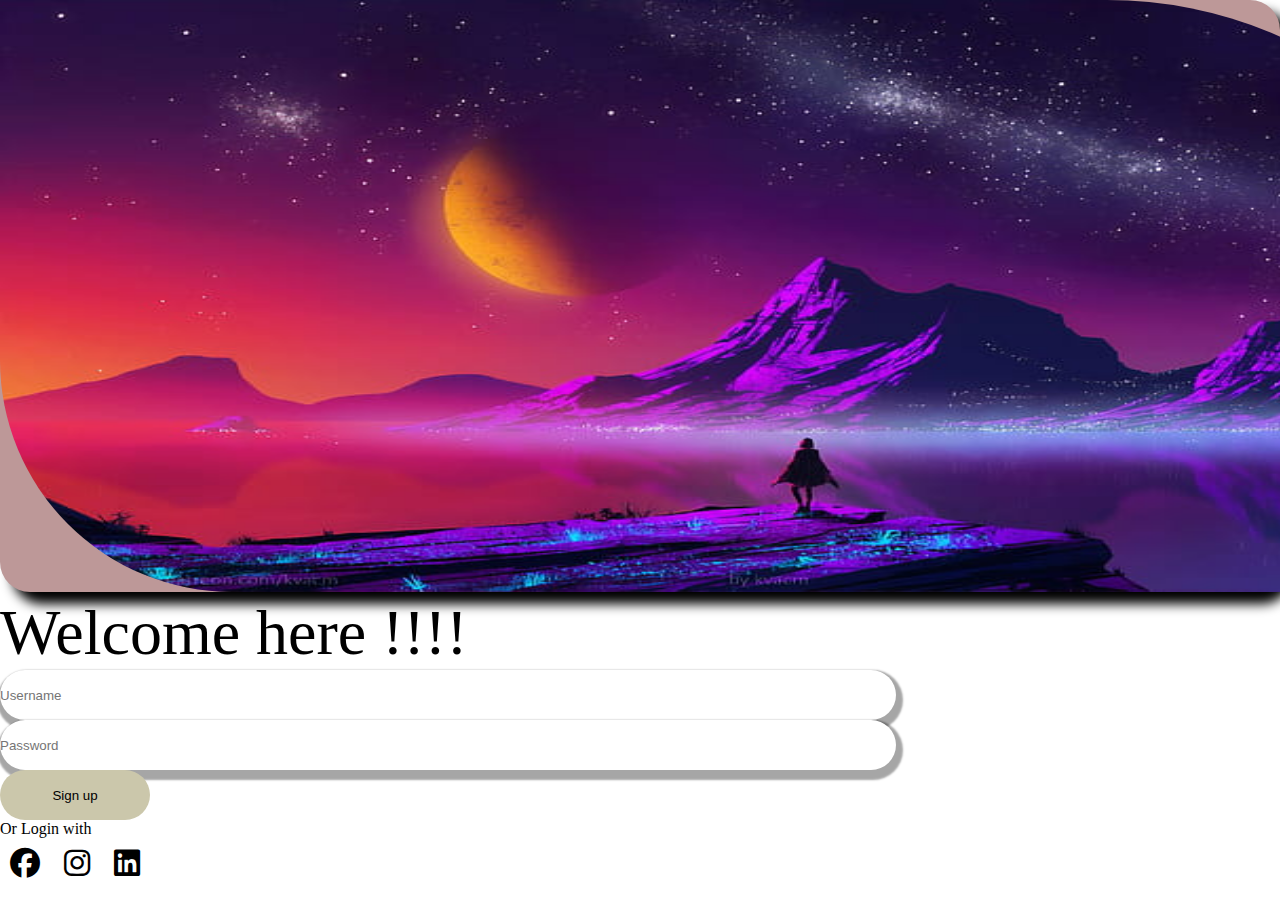
<file: BOOTSTRAP/index.html>
<!DOCTYPE html>
<html lang="en">

<head>
    <meta charset="UTF-8">
    <meta http-equiv="X-UA-Compatible" content="IE=edge">
    <meta name="viewport" content="width=device-width, initial-scale=1.0">
    <title>Bootstrap project</title>
    <link href="https://cdn.jsdelivr.net/npm/bootstrap@5.3.0-alpha1/dist/css/bootstrap.min.css" rel="stylesheet"
        integrity="sha384-GLhlTQ8iRABdZLl6O3oVMWSktQOp6b7In1Zl3/Jr59b6EGGoI1aFkw7cmDA6j6gD" crossorigin="anonymous" />
    <link rel="stylesheet" href="style.css" />
    <link rel="stylesheet" href="https://cdnjs.cloudflare.com/ajax/libs/animate.css/4.1.1/animate.min.css" />
    <link rel="stylesheet" href="https://cdnjs.cloudflare.com/ajax/libs/font-awesome/6.2.1/css/all.min.css" />

</head>

<body>

    <section class="login py-5 bg-light">
        <div class="container">
            <div class="row g-0">
                <div class="col-lg-5">
                    <img src="space1.jpeg" alt="">
                </div>
                <div class="col-lg-7 text-center py-5">
                    <h1 class="animate__animated animate__backInDown">Welcome here !!!!</h1>

                    <form>
                        <div class="form-row py-2 pt-5">
                            <div class="offset-1 col-lg-10">
                                <input type="text" class="inp px-3" placeholder="Username">
                            </div>
                        </div>
                        <div class="form-row py-2">
                            <div class="offset-1 col-lg-10">
                                <input type="password" class="inp px-3" placeholder="Password">
                            </div>
                        </div>
                        <div class="form-row py-3">
                            <div class="offset-1 col-lg-10">
                                <button class="btn1">Sign up</button>
                            </div>
                        </div>
                    </form>
                    <p>Or Login with</p>
                    <span><i class="fa-brands fa-facebook"></i></span>
                    <span><i class="fa-brands fa-instagram"></i></span>
                    <span><i class="fa-brands fa-linkedin"></i></span>
                </div>
            </div>
    </section>

    <script src="https://cdn.jsdelivr.net/npm/bootstrap@5.3.0-alpha1/dist/js/bootstrap.bundle.min.js"
        integrity="sha384-w76AqPfDkMBDXo30jS1Sgez6pr3x5MlQ1ZAGC+nuZB+EYdgRZgiwxhTBTkF7CXvN"
        crossorigin="anonymous"></script>
</body>

</html>
</file>
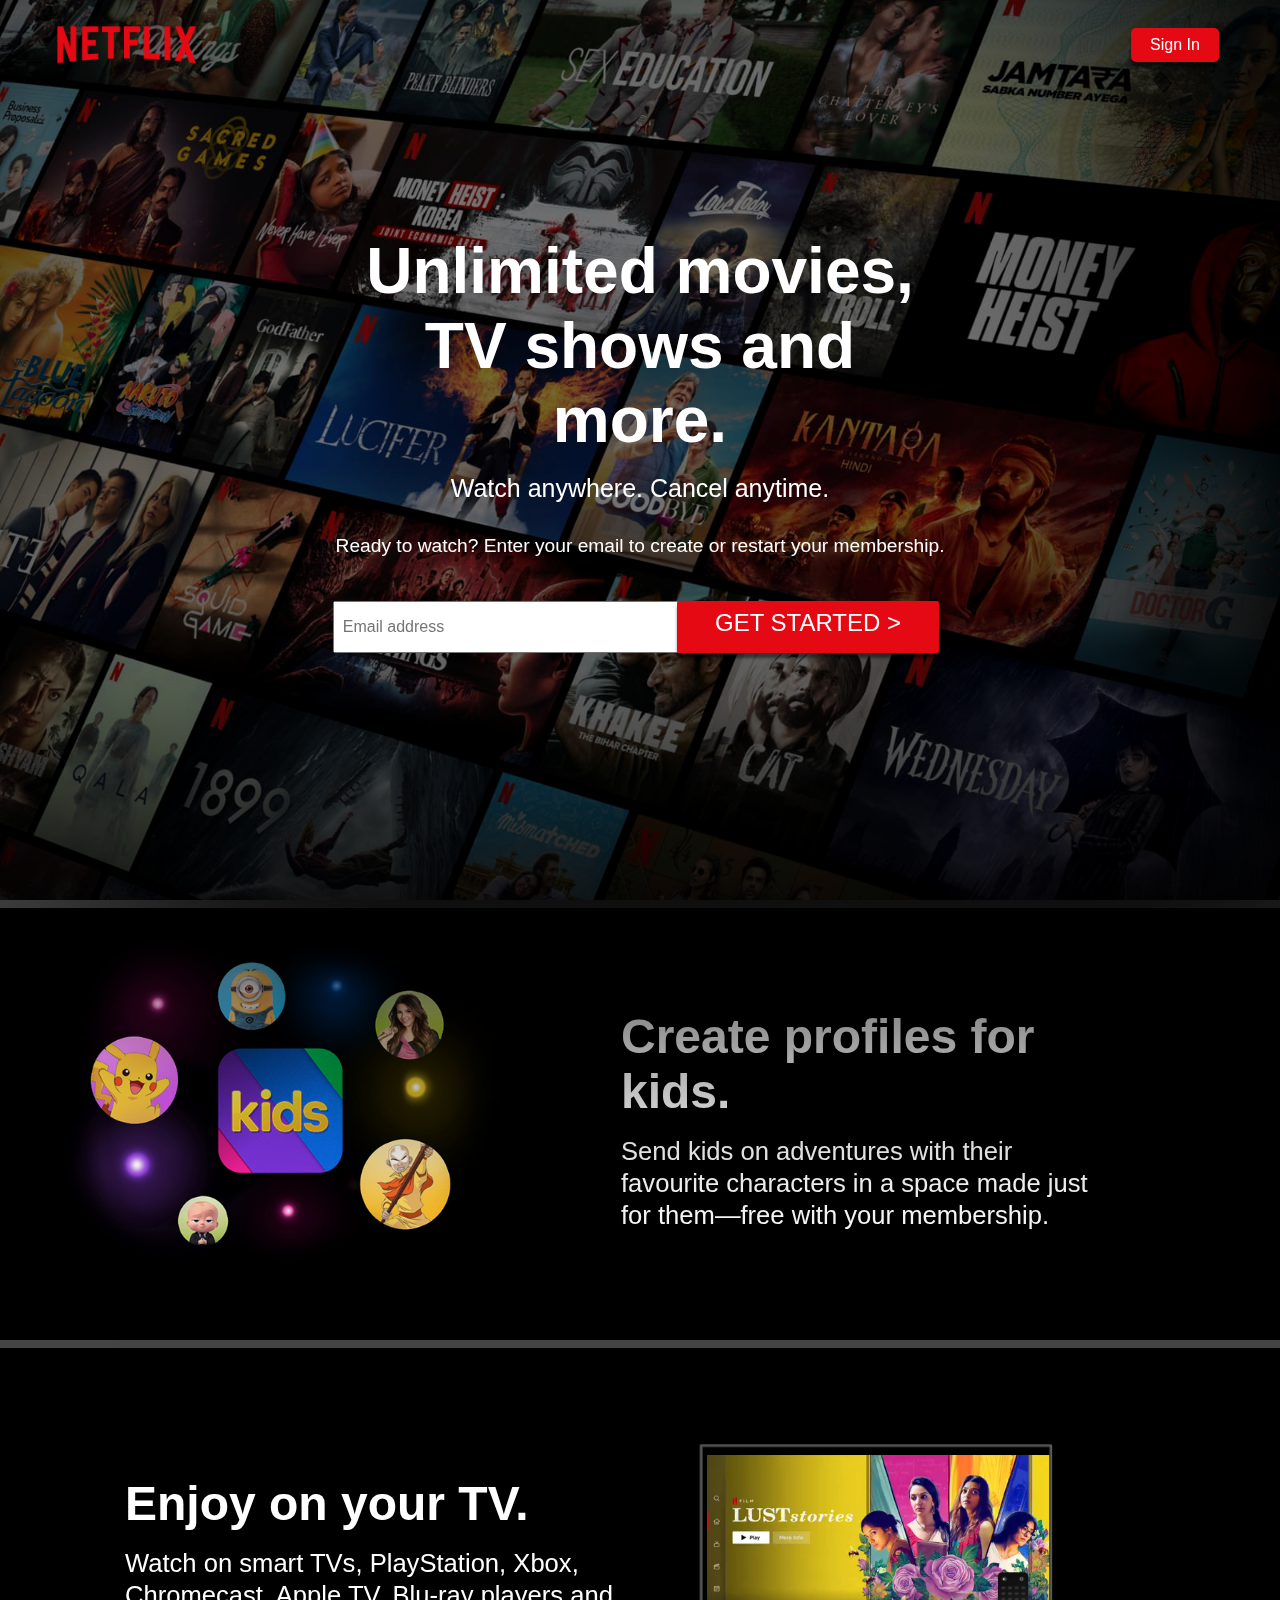
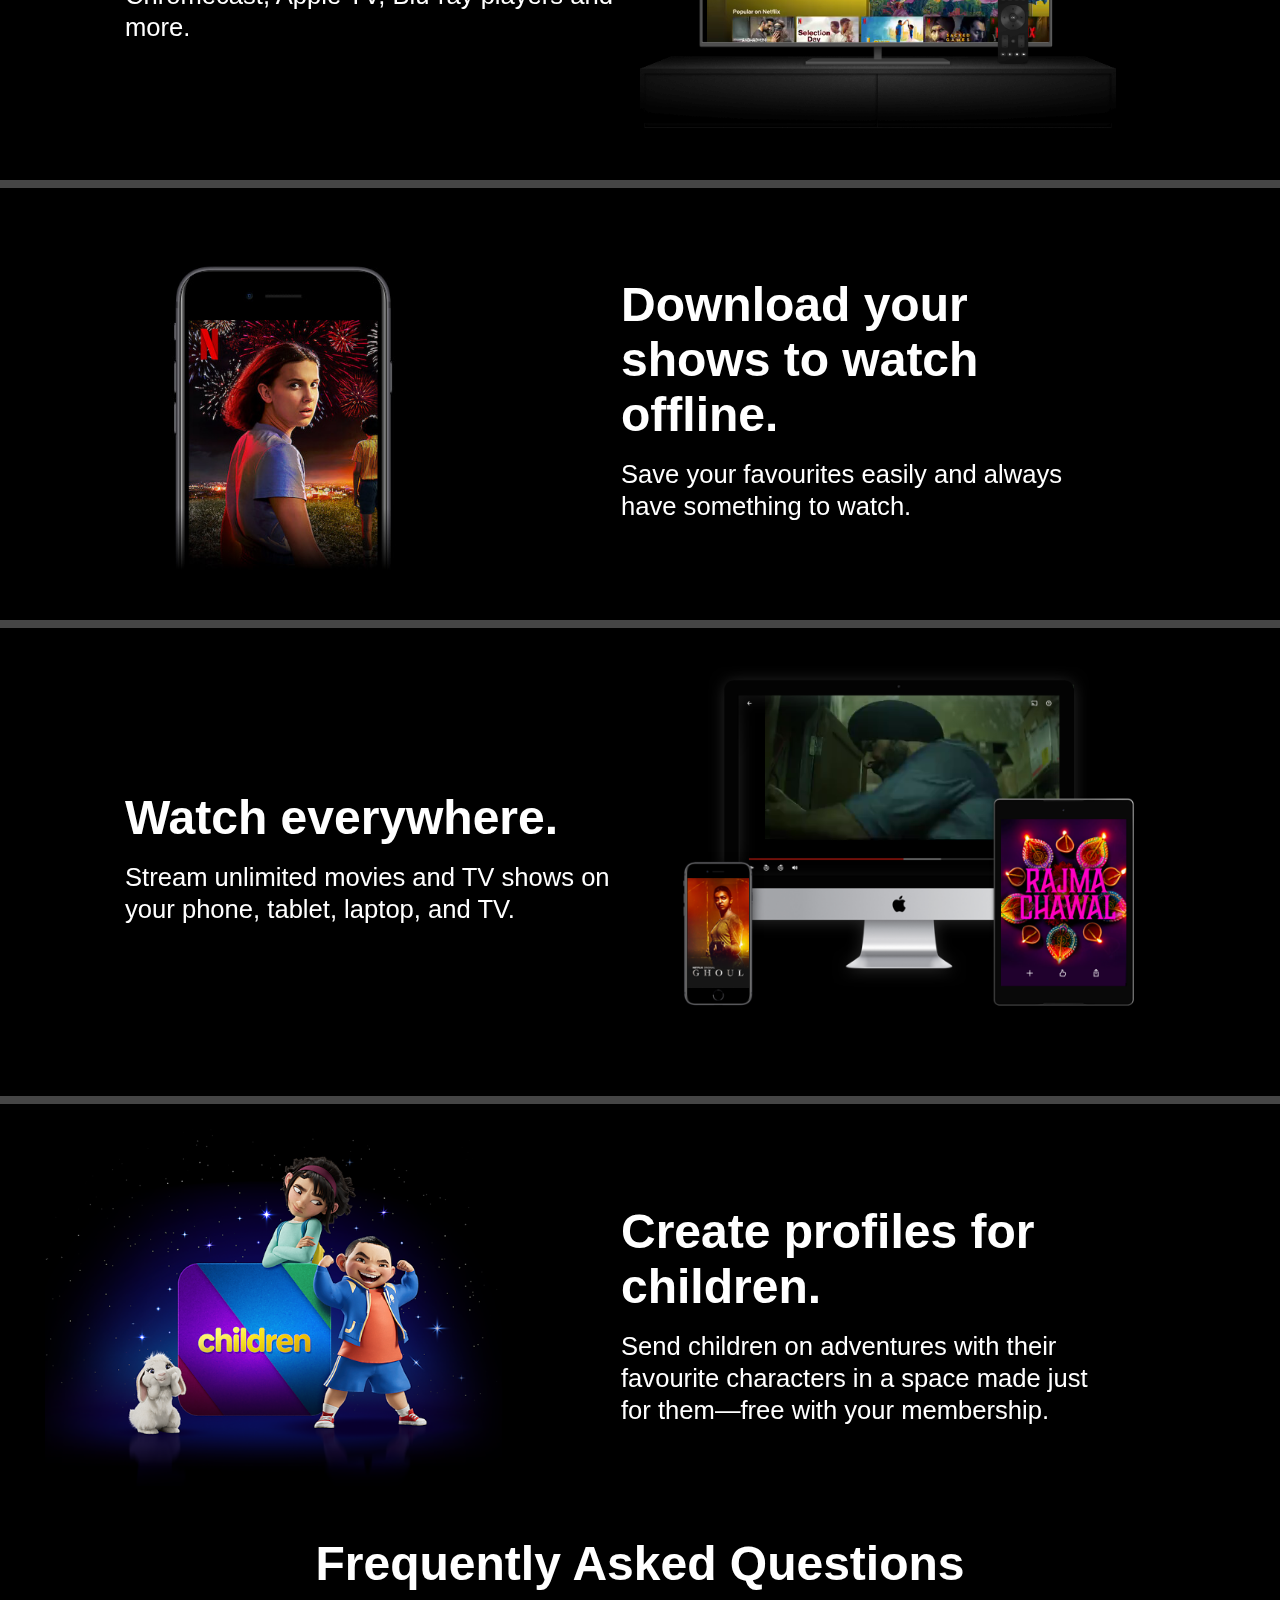
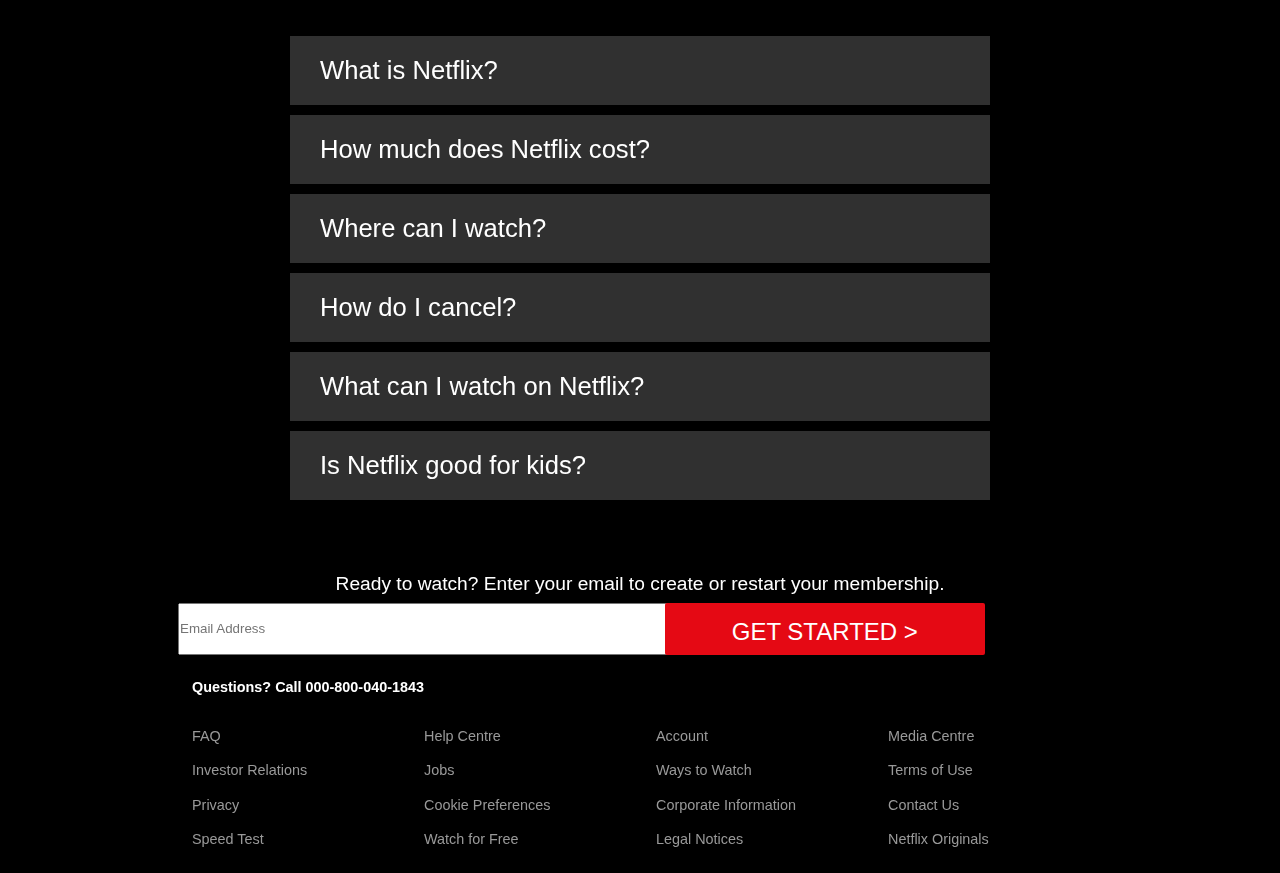
<file: NETFLIX LANDING PAGE/index.html>
<!DOCTYPE html>
<html lang="en">
<head>
    <meta charset="UTF-8">
    <meta name="viewport" content="width=device-width, initial-scale=1.0">
    <link rel="icon" type="image/x-icon" href="N.jpg">
    <link rel="stylesheet" href="style.css">
    <title>Netflix India – Watch TV Shows Online, Watch Movies Online</title>
</head>
<body>
    <header class="showcase">
        <div class="showcase-top">
            <img src="logo.png" alt="Netflix Logo">
            <a href="#" class="btn btn-rounded">Sign In</a>
        </div>
        <div class="showcase-content">
            <h1>Unlimited movies, TV shows and more.</h1>
            <h3>Watch anywhere. Cancel anytime.</h3>
            <p>Ready to watch? Enter your email to create or restart your membership.</p>
            <input type="email" name="email" id="mail" placeholder="Email address">
            <a href="#" class="btn btn-lg">GET STARTED ></a>
        </div>
    </header>

    <section class="style-cards">
        <div class="card-0">
            <img src="2.jpg" alt="Netflix Mobile">
            <div class="desc-0">
                <h1>Create profiles for kids.</h1>
                <h3>Send kids on adventures with their favourite characters in a space made just for them—free with your membership.</h3>
            </div>
        </div>
        <div class="card-1">
            <div class="desc-1">
                <h1>Enjoy on your TV.</h1>
                <h3>Watch on smart TVs, PlayStation, Xbox, Chromecast, Apple TV, Blu-ray players and more.</h3>
            </div>
            <img src="tv.png" alt="Netflix TV">
            <video class="video-1" autoplay="" playsinline="" muted="" loop=""><source src="1.m4v" type="video/mp4"></video>
        </div>
        <div class="card-2">
            <img src="3.jpg" alt="Netflix Mobile">
            <div class="desc-2">
                <h1>Download your shows to watch offline.</h1>
                <h3>Save your favourites easily and always have something to watch.</h3>
            </div>
        </div>
        <div class="card-3">
            <div class="desc-3">
                <h1>Watch everywhere.</h1>
                <h3>Stream unlimited movies and TV shows on your phone, tablet, laptop, and TV.</h3>
            </div>
            <img src="4.png" alt="Device-Pile-In">
            <video class="video-2" autoplay="" playsinline="" muted="" loop=""><source src="2.m4v" type="video/mp4"></video>
        </div>
        <div class="card-2">
            <img src="5.png" alt="Netflix Mobile">
            <div class="desc-2">
                <h1>Create profiles for children.</h1>
                <h3>Send children on adventures with their favourite characters in a space made just for them—free with your membership.</h3>
            </div>
    </section>

    <section class="lastsec">
        <div class="faq">
            <h1>Frequently Asked Questions</h1>
            <ul class="questions">
                <li>What is Netflix?</li>
                <li>How much does Netflix cost?</li>
                <li>Where can I watch?</li>
                <li>How do I cancel?</li>
                <li>What can I watch on Netflix?</li>
                <li>Is Netflix good for kids?</li>
            </ul>
            <p>Ready to watch? Enter your email to create or restart your membership.</p>
            <div class="input">
                <input type="email" name="email" placeholder="Email Address">
                <a href="#" class="btn-rounded"><button>GET STARTED ></button></a>
            </div>
        </div>
    </section>


    <footer class="footer">
        <p>Questions? Call 000-800-040-1843</p>
        <div class="footer-cols">
            <ul>
                <li><a href="#">FAQ</a></li>
                <li><a href="#">Investor Relations</a></li>
                <li><a href="#">Privacy</a></li>
                <li><a href="#">Speed Test</a></li>
            </ul>
            <ul>
                <li><a href="#">Help Centre</a></li>
                <li><a href="#">Jobs</a></li>
                <li><a href="#">Cookie Preferences</a></li>
                <li><a href="#">Watch for Free</a></li>
            </ul>
            <ul>
                <li><a href="#">Account</a></li>
                <li><a href="#">Ways to Watch</a></li>
                <li><a href="#">Corporate Information</a></li>
                <li><a href="#">Legal Notices</a></li>
            </ul>
            <ul>
                <li><a href="#">Media Centre</a></li>
                <li><a href="#">Terms of Use</a></li>
                <li><a href="#">Contact Us</a></li>
                <li><a href="#">Netflix Originals</a></li>
            </ul>
        </div>
    </footer>
</body>
</html>
</file>
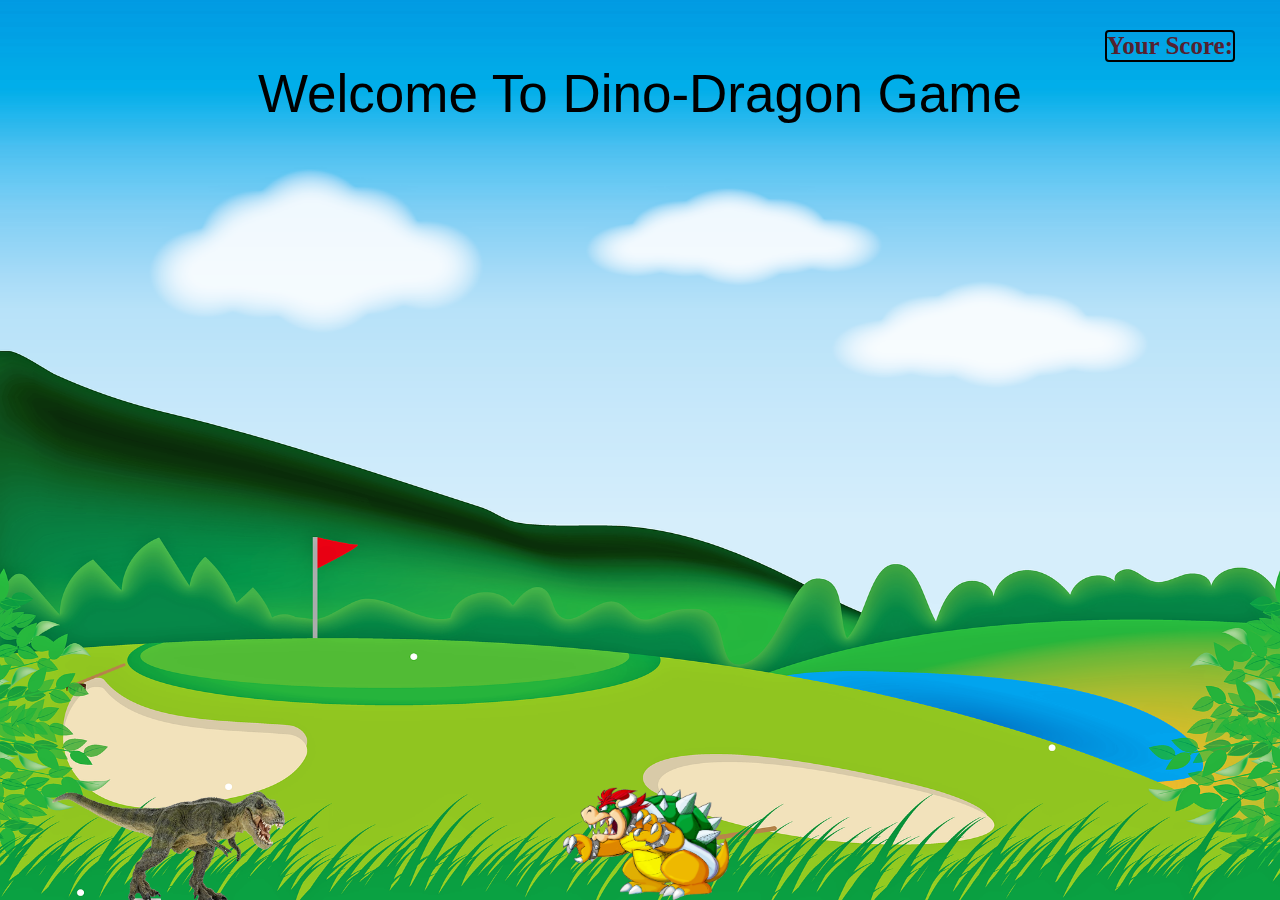
<file: DRAGON-DINO GAME/DRAGON-DINO GAME/index.html>
<!DOCTYPE html>
<html lang="en">

<head>
    <meta charset="UTF-8">
    <meta http-equiv="X-UA-Compatible" content="IE=edge">
    <meta name="viewport" content="width=device-width, initial-scale=1.0">
    <title>Dragon-Dino</title>
    <link rel="stylesheet" href="style.css">
    <link rel="icon" type="image/x-icon" href="view.png">
    <script src="script.js"></script>
</head>

<body>
    <div class="gameContainer">
        <div class="gameOver">
            Welcome To Dino-Dragon Game
        </div>
        <div class="dino animateDino">

        </div>
        <div id="scoreCount">
            Your Score:
        </div>
        <div class="obstacle obstacleAni">

        </div>
    </div>

</body>

</html>
</file>
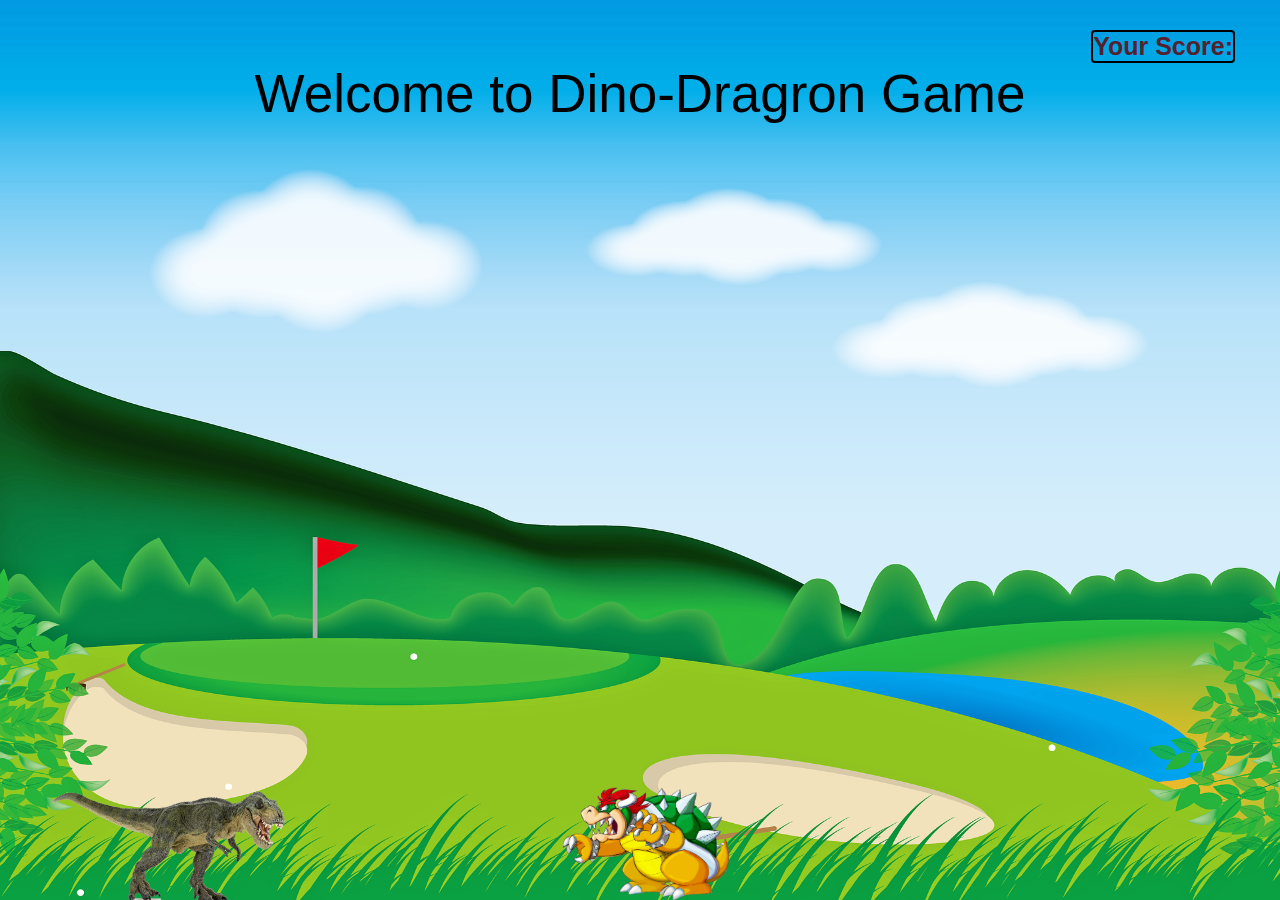
<file: DRAGON-DINO GAME/dragon-game/dragon-game/index.html>
<!DOCTYPE html>
<html lang="en">
<head>
    <meta charset="UTF-8">
    <meta http-equiv="X-UA-Compatible" content="IE=edge">
    <meta name="viewport" content="width=device-width, initial-scale=1.0">
    <title>Dragon-Dino</title>
    <link rel="stylesheet" href="style.css">
    <script src="script.js"></script>
</head>
<body>
        <div class="gameContainer">
            <div class="gameOver">Welcome to Dino-Dragron Game</div>
            <div class="dino animateDino"></div>
            <div id="scoreCont">Your Score: </div>
            <div class="obstacle obstacleAni"></div>
        </div>
    
</body>
</html>
</file>
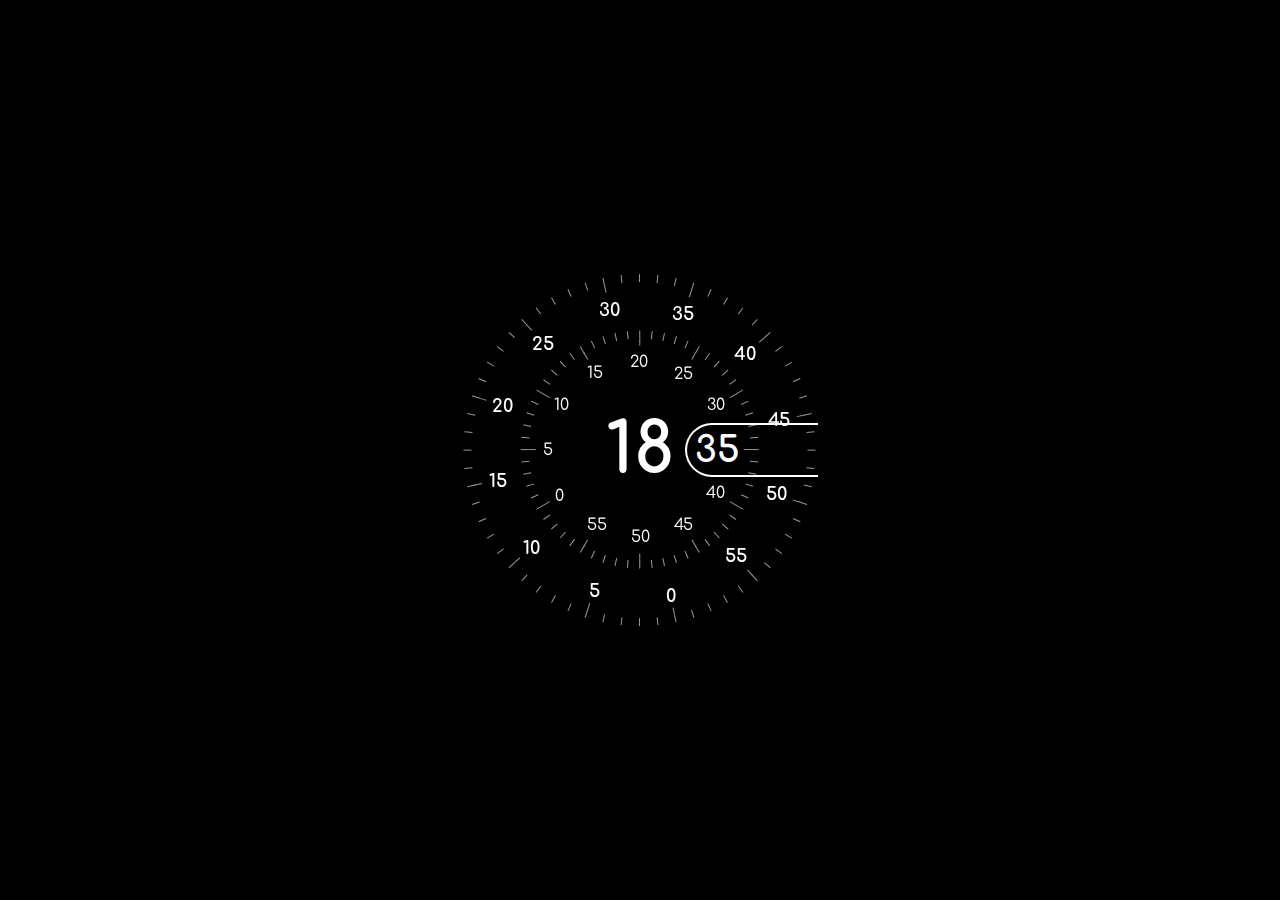
<file: ANALOG CLOCK/analog clock.html>
<!DOCTYPE html>
<html lang="en">

<head>
  <meta charset="UTF-8">
  <title>Analog CLock</title>

  <style>
    @import url("https://fonts.googleapis.com/css2?family=Comfortaa:wght@300;400;500;600;700&display=swap");

    *,
    *:afater,
    *:before {
      box-sizing: border-box;
    }

    body,
    html {
      background: #000;
      margin: 0;
      height: 100vh;
      color: #fff;
      font-family: "Comfortaa", cursive;
    }

    .clock {
      --clock-size: 360px;
      width: var(--clock-size);
      height: var(--clock-size);
      position: fixed;
      inset: 0;
      margin: auto;
      border-radius: 50%;
    }

    .spike {
      position: absolute;
      width: 8px;
      height: 1px;
      background: #fff9;
      line-height: 20px;
      transform-origin: 50%;
      z-index: 5;
      inset: 0;
      margin: auto;
      font-style: normal;
      transform: rotate(var(--rotate)) translateX(var(--dail-size));
    }

    .spike:nth-child(5n+1) {
      box-shadow: -7px 0 #fff9;
    }

    .spike:nth-child(5n+1):after {
      content: attr(data-i);
      position: absolute;
      right: 22px;
      top: -10px;
      transition: 1s linear;
      transform: rotate(calc(var(--dRotate) - var(--rotate)));
    }

    .seconds {
      --dRotate: 0deg;
      --dail-size: calc((var(--clock-size)/ 2) - 8px);
      font-weight: 800;
      font-size: 18px;
      transform: rotate(calc(-1 * var(--dRotate)));
      position: absolute;
      inset: 0;
      margin: auto;
      transition: 1s linear;
    }

    .minutes {
      --dail-size: calc((var(--clock-size)/ 2) - 65px);
      font-size: 16px;
      transform: rotate(calc(-1 * var(--dRotate)));
      position: absolute;
      inset: 0;
      margin: auto;
      transition: 1s linear;
    }

    .stop-anim {
      transition: 0s linear;
    }

    .stop-anim .spike:after {
      transition: 0s linear !important;
    }

    .hour {
      font-size: 70px;
      font-weight: 900;
      position: absolute;
      left: 50%;
      top: 50%;
      transform: translate(-50%, -50%);
    }

    .minute {
      font-size: 36px;
      font-weight: 900;
      position: absolute;
      background: #000;
      z-index: 10;
      right: calc(var(--clock-size)/ 4.5);
      top: 50%;
      transform: translateY(-50%);
    }

    .minute:after {
      content: "";
      position: absolute;
      border: 2px solid #fff;
      border-right: none;
      height: 50px;
      left: -10px;
      top: 50%;
      border-radius: 40px 0 0 40px;
      width: calc(var(--clock-size)/ 2.75);
      transform: translatey(-50%);
    }
  </style>
</head>

<body>

  <second class="clock">
    <div class="seconds"></div>
    <div class="minutes"></div>
    <div class="minute">44</div>
    <div class="hour"></div>
  </second>

  <script>
    const seconds = document.querySelector('.seconds');
    const minutes = document.querySelector('.minutes');
    const minute = document.querySelector('.minute');
    const hour = document.querySelector('.hour');

    // Create spikes
    for (let s = 0; s < 60; s++) {
      let mSpikeEl = document.createElement('i');
      let sSpikeEl = document.createElement('i');
      mSpikeEl.className = 'spike'
      sSpikeEl.className = 'spike'
      mSpikeEl.style = `--rotate:${6 * s}deg`;
      sSpikeEl.style = `--rotate:${6 * s}deg`;
      mSpikeEl.setAttribute('data-i', s);
      sSpikeEl.setAttribute('data-i', s);

      seconds.append(sSpikeEl);
      minutes.append(mSpikeEl);
    }

    function getTime() {
      let date = new Date(),
        s = date.getSeconds(),
        m = date.getMinutes();

      hour.textContent = date.getHours();
      minute.textContent = m;


      minutes.style = `--dRotate:${6 * m}deg`;

      if (s == 0) {
        seconds.classList.add('stop-anim')
      } else {
        seconds.classList.remove('stop-anim')
      }
      if (m == 0) {
        minutes.classList.add('stop-anim')
      } else {
        minutes.classList.remove('stop-anim')
      }

      seconds.style = `--dRotate:${6 * s}deg`;
    }






    setInterval(getTime, 1000);
    getTime();
  </script>

</body>

</html>
</file>
<file: BOOTSTRAP/style.css>
* {
    padding: 0;
    margin: 0;
    box-sizing: border-box;
}

.row {
    background-color: rgb(189, 152, 152);
    border-radius: 30px;
    box-shadow: 12px 12px 12px;
    width: auto;
    height: 37rem;
}

img {
    width: 120%;
    height: 37rem;
    border-bottom-left-radius: 232px;
    border-top-right-radius: 429px;
}

.login h1 {
    font-size: 4rem;
    font-weight: 300;
}

.inp {
    height: 50px;
    width: 70%;
    border: none;
    outline: none;
    border-radius: 60px;
    box-shadow: 2px 5px 2px 5px rgba(0, 0, 0, 0.35);
}

.btn1 {
    width: 150px;
    height: 50px;
    border: none;
    outline: none;
    border-radius: 60px;
    background-color: rgb(203, 199, 171);
}

.btn1:hover {
    background-color: honeydew;
    transition: 0.5s;
}

.fa-facebook {
    padding: 10px;
    font-size: 30px;
}

.fa-facebook:hover {
    color: blue;
}

.fa-instagram {
    padding: 10px;
    font-size: 30px;
}

.fa-instagram:hover{
    color: rgb(243, 17, 255);
}.fa-linkedin{
    padding: 10px;
    font-size: 30px;
}
.fa-linkedin:hover{
    color: rgb(76, 76, 225);
}
</file>
<file: NETFLIX LANDING PAGE/style.css>
:root{
    --primary-color: #e50914;
    --dark-color: #141414;
    --light-color: #f4f4f4;
}

*{
    margin: 0;
    padding: 0;
}

body{
    font-family: Arial, Helvetica, sans-serif;
    background: #000000;
    color: #999999;
}

ul{
    list-style: none;
}

h1,h2,h3,h4{
    color: #ffffff;
}

h3{
    font-weight: lighter;
}

a{
    color: #ffffff;
    text-decoration: none;
}

p{
    margin: 0.5rem 0;
    font-weight: bold;
    color: #ffffff;
}

img{
    width: 100%;
}

.showcase{
    width: 100%;
    height: 100vh;
    position: relative;
    background: url("1.jpg") no-repeat center center/cover;
}

.showcase::after{
    content: "";
    position: absolute;
    top: 0;
    left: 0;
    width: 100%;
    height: 100%;
    z-index: 1;
    background: rgba(0, 0, 0, 0.4);
    box-shadow: 120px 100px 250px #000000 , inset -120px -100px 250px #000000;
}

.showcase-top{
    position: relative;
    z-index: 2;
    height: 90px;
}

.showcase-top img{
    width: 140px;
    position: absolute;
    top: 50%;
    left: 0;
    transform: translate(40% , -50%);
}

.showcase-top a{
    position: absolute;
    top: 50%;
    right: 0;
    transform: translate(-60% , -50%);
}

.showcase-content{
    position: relative;
    margin: 0 26%;
    z-index: 2;
    display: flex;
    flex-direction: column;
    justify-content: center;
    text-align: center;
    align-items: center;
    margin-top: 9rem;
}

.showcase-content h1{
    font-weight: 700;
    font-size: 64px;
    margin: 0 30px;
    max-width: 800px;
    line-height: 74.5px;
}

.showcase-content h3{
    color: white;
    font-size: 25px;
    margin: 16px 0;
}

.showcase-content p{
    font-size: 19.2px;
    font-weight: 300;
    padding-top: 0.5rem;
    padding-bottom: 1rem;
}

.showcase-content input{
    position: absolute;
    left: 0;
    bottom: -8vh;
    width: 454px;
    height: 3rem;
    font-size: 1rem;
    padding-left: 0.5rem;
}

.btn{
    display: inline-block;
    background: var(--primary-color);
    color: white;
    padding: 0.5rem 1.2rem;
    font-size: 1rem;
    text-align: center;
    border: none;
    cursor: pointer;
    border-radius: 2px;
    margin-right: 0.5rem;
    outline: none;
    box-shadow: 0 5px 3px rgba(0, 0, 0, 0.45);
}

.btn:hover{
    opacity: 0.9;
}

.btn-rounded{
    border-radius: 5px;
}

.showcase-content .btn-lg{
    position: absolute;
    right: 0;
    bottom: -8vh;
    padding: 0.5rem 1.2rem;
    font-size: 1.5rem;
    text-transform: uppercase;
    height: 36px;
    width: 14rem;
}

.card-0 , 
.card-1,
.card-2,
.card-3{
    border-top: 8px rgb(69, 69, 69) solid;
    padding: 50px;
}

.card-0{
    position: relative;
    display: inline-grid;
    grid-template-columns: 40% 50%;
    text-align: left;
    align-items: center;
    padding: 25px 45px 50px;
}

.desc-0{
    padding-left: 100px;
}

.card-1{
    position: relative;
    display: inline-grid;
    grid-template-columns: 50% 40%;
    text-align: left;
    align-items: center;
    padding: 25px 45px 50px;
}

.desc-1{
    padding-left: 80px;
}

.style-cards h1{
    font-size: 3rem;
    padding: 1rem;
    padding-left: 0;
}

.style-cards h3{
    font-size: 1.6rem;
    line-height: 2rem;
}

.card-1 video{
    position: relative;
    width: 100%;
    height: 54%;
    grid-column: 2/2;
    grid-row: 1/2;
    z-index: -1;
}

.card-1 img{
    grid-column: 2/2;
    grid-row: 1/2;
}

.card-2{
    position: relative;
    display: inline-grid;
    grid-template-columns: 40% 50%;
    text-align: left;
    align-items: center;
    padding: 25px 45px 50px;
}

.desc-2{
    padding-left: 100px;
}

.card-3{
    position: relative;
    display: inline-grid;
    grid-template-columns: 50% 40%;
    text-align: left;
    align-items: center;
    padding: 25px 45px 50px;
}

.desc-3{
    padding-left: 80px;
    padding-right: 20px;
}

.card-3 img{
    width: 110%;
    grid-column: 2/2;
    grid-row: 1/2;
}

.card-3 video{
    position: relative;
    top: -87px;
    left: 125px;
    width: 65%;
    height: 78%;
    grid-column: 2/2;
    grid-row: 1/2;
    z-index: -1;
}

.faq{
    text-align: center;
}

.faq h1{
    padding-bottom: 40px;
    font-size: 3rem;
}

.questions{
    display: flex;
    flex-direction: column;
    flex-basis: 40%;
    align-items: center;
}

.questions li{
    padding: 20px 30px;
    margin: 5px;
    font-size: 1.6rem;
    background-color: #303030;
    color: white;
    text-align: left;
    width: 50%;
}

.faq p{
    padding-top: 60px;
    font-size: 1.2rem;
    font-weight: 200;
}

.input{
    display: inline-grid;
    align-items: center;
    grid-template-columns: 50% 40%;
}

.input input{
    width: 600px;
    height: 3rem;
}

.input button{
    height: 3.25rem;
    width: 320px;
    left: 20px;
    text-align: center;
    background-color: var(--primary-color);
    font-size: 1.5rem;
    padding: 15px 32px;
    border: none;
    border-radius: 2px;
    color: white;
}

.footer{
    max-width: 70%;
    margin: 1rem auto;
    overflow: auto;
}

.footer ,
.footer a{
    color: #999999;
    font-size: 0.9rem;
}

.footer p{
    margin-bottom: 1.5rem;
}

.footer .footer-cols{
    display: grid;
    grid-template-columns: repeat(4 , 1fr);
    grid-gap: 2rem;
}

.footer li{
    line-height: 2.4;
}
</file>
<file: DRAGON-DINO GAME/DRAGON-DINO GAME/style.css>
* {
    margin: 0;
    padding: 0;
}

body {
    background-color: red;
    overflow: hidden;
}

.gameContainer {
    background-image: url(./images/bg.png);
    background-repeat: no-repeat;
    background-size: 100vw 100vh;
    width: 100%;
    height: 100vh;
}

.dino {
    background-image: url(./images/dino.png);
    background-repeat: no-repeat;
    background-size: cover;
    width: 233px;
    height: 114px;
    position: absolute;
    bottom: 0;
    left: 52px;
}

.obstacle {
    background-image: url(./images/dragon.png);
    background-size: cover;
    width: 166px;
    height: 113px;
    position: absolute;
    bottom: 0;
    left: 44vw;
}

.animateDino {
    animation: dino 0.6s linear;
}

.obstacleAni {
    animation: obstacleAni 5s linear infinite;
}

.gameOver {
    position: relative;
    top: 63px;
    font-size: 53px;
    text-align: center;
    font-family: sans-serif;
}

#scoreCount {
    font-size: 25px;
    color: #54212f;
    font-weight: bold;
    position: absolute;
    right: 45px;
    top: 30px;
    border: 2px solid black;
    border-radius: 4px;
}

@keyframes dino {
    0% {
        bottom: 0;
    }

    50% {
        bottom: 422px;
    }

    100% {
        bottom: 0;
    }
}

@keyframes obstacleAni {
    0% {
        left: 100vw;
    }

    100% {
        left: -10vw;
    }
}
</file>
<file: DRAGON-DINO GAME/dragon-game/dragon-game/style.css>
*{
    margin: 0;
    padding: 0;
}
body{
    background-color: red;
    overflow: hidden;
}
.gameContainer{
    background-image: url(./images/bg.png);
    background-repeat: no-repeat;
    background-size: 100vw 100vh;
    width: 100%;
    height: 100vh;
}
.dino{
    background-image: url(./images/dino.png);
    background-repeat: no-repeat;
    background-size: cover;
    width: 233px;
    height: 114px;
    position: absolute;
    bottom: 0;
    left: 52px;
}
.obstacle{
    width: 166px;
    height: 113px;
    background-image: url(./images/dragon.png);
    background-size: cover;
    position: absolute;
    bottom: 0;
    left: 44vw;

}

.animateDino{
    animation: dino 0.6s linear;
}
.obstacleAni{
    animation: obstacleAni 5s linear infinite;
}
.gameOver{
    position: relative; top: 63px;
    font-size: 53px;
    text-align:center;
    font-family: sans-serif;
}
#scoreCont{
    font-size: 25px;
    color: #54212f;
    font-weight: bold;
    position: absolute;
    right: 45px;
    top: 30px;
    border: 2px solid black;
    font-family: sans-serif;
    border-radius: 4px;
    -webkit-border-radius: 4px;
    -moz-border-radius: 4px;
    -ms-border-radius: 4px;
    -o-border-radius: 4px;
}
@keyframes dino {
    0%{
        bottom: 0;

    }
    50%{
        bottom: 422px;

    }
    100%{
        bottom: 0;

    }
}

@keyframes obstacleAni {
    0%{
        left: 100vw;
    }
    100%{
        left: -10vw;
    }
}
</file>
